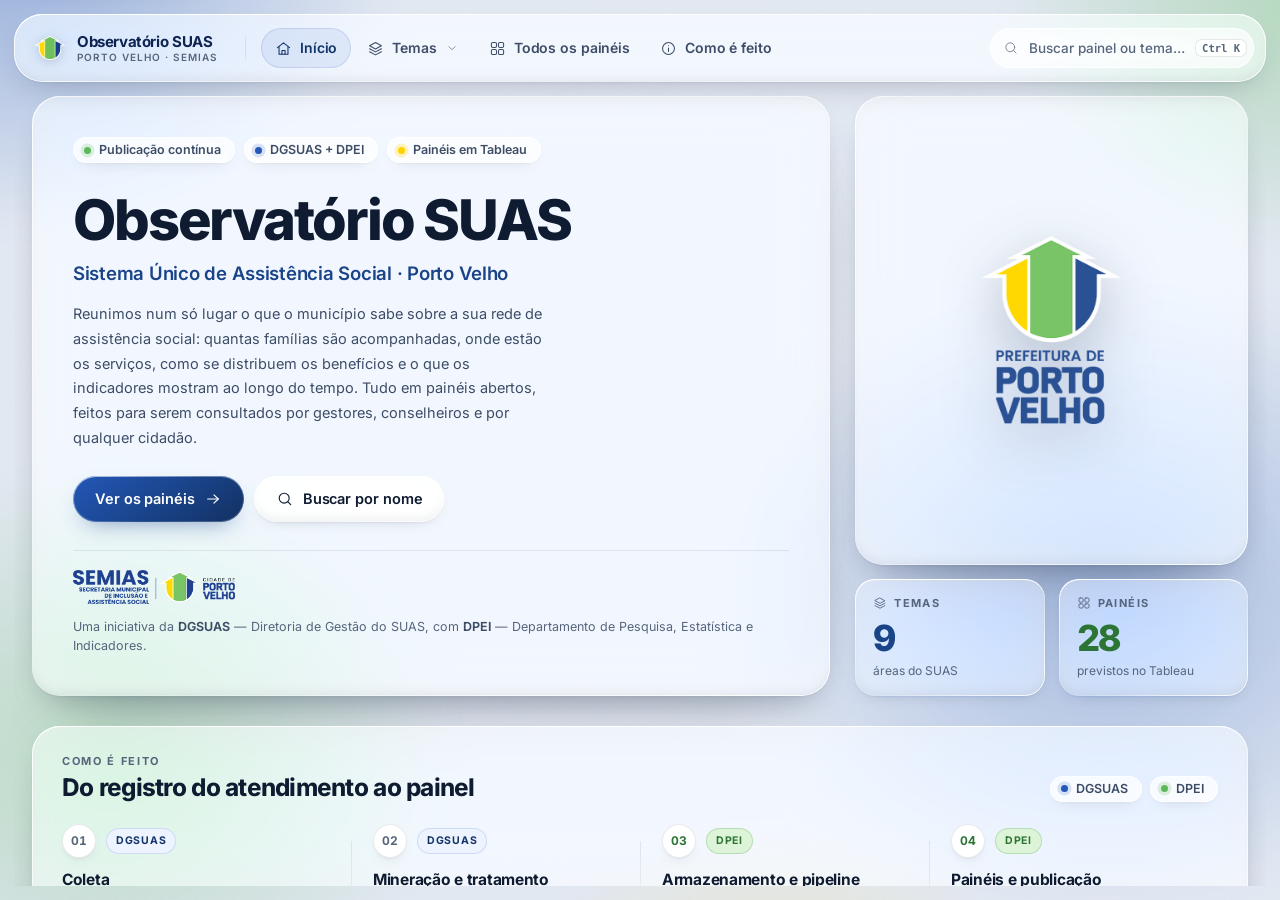
<file: index.html>
<!DOCTYPE html>
<html lang="pt-BR">
<head>
  <meta charset="utf-8">
  <meta name="viewport" content="width=device-width, initial-scale=1, viewport-fit=cover">
  <title>Observatório SUAS — Sistema Único de Assistência Social | Porto Velho</title>
  <meta name="description" content="Painéis públicos e interativos do Sistema Único de Assistência Social de Porto Velho. Dados coletados e tratados pela DGSUAS; estruturação, painéis e manutenção pelo DPEI — Departamento de Pesquisa, Estatística e Indicadores da SEMIAS.">

  <!-- Segurança: só executa scripts/estilos do próprio site e só incorpora iframes do Tableau -->
  <meta http-equiv="Content-Security-Policy" content="default-src 'self'; script-src 'self'; style-src 'self'; font-src 'self'; img-src 'self' data:; frame-src https://public.tableau.com https://*.tableau.com; connect-src 'self'; manifest-src 'self'; object-src 'none'; base-uri 'self'; form-action 'none'; upgrade-insecure-requests">
  <meta name="referrer" content="strict-origin-when-cross-origin">

  <!-- Endereço público (ajuste se o domínio mudar) -->
  <link rel="canonical" href="https://dgsuas-observatorio.github.io/obnservatorio_suas/">

  <!-- Identidade / PWA -->
  <meta name="theme-color" content="#e9edf4">
  <meta name="color-scheme" content="light">
  <link rel="icon" href="assets/img/favicon.ico" sizes="any">
  <link rel="icon" href="assets/img/favicon-32.png" type="image/png" sizes="32x32">
  <link rel="apple-touch-icon" href="assets/img/apple-touch-icon.png">
  <link rel="manifest" href="site.webmanifest">

  <!-- Compartilhamento -->
  <meta property="og:type" content="website">
  <meta property="og:locale" content="pt_BR">
  <meta property="og:site_name" content="Observatório SUAS — Porto Velho">
  <meta property="og:url" content="https://dgsuas-observatorio.github.io/obnservatorio_suas/">
  <meta property="og:title" content="Observatório SUAS — Sistema Único de Assistência Social">
  <meta property="og:description" content="Painéis públicos e interativos do SUAS em Porto Velho. Realização DGSUAS e DPEI/SEMIAS.">
  <meta property="og:image" content="assets/img/og-image.png">
  <meta property="og:image:width" content="1200">
  <meta property="og:image:height" content="630">
  <meta property="og:image:alt" content="Observatório SUAS — Prefeitura de Porto Velho">
  <meta name="twitter:card" content="summary_large_image">

  <!-- Desempenho -->
  <link rel="preload" href="assets/fonts/inter-latin-wght-normal.woff2" as="font" type="font/woff2" crossorigin>
  <link rel="preconnect" href="https://public.tableau.com">
  <link rel="dns-prefetch" href="https://public.tableau.com">

  <link rel="stylesheet" href="assets/css/styles.css">

  <script src="assets/js/catalogo.js" defer></script>
  <script src="assets/js/app.js" defer></script>

  <script type="application/ld+json">
  {
    "@context": "https://schema.org",
    "@type": "WebSite",
    "name": "Observatório SUAS — Porto Velho",
    "url": "https://dgsuas-observatorio.github.io/obnservatorio_suas/",
    "inLanguage": "pt-BR",
    "description": "Painéis públicos e interativos do Sistema Único de Assistência Social do município de Porto Velho (RO).",
    "publisher": {
      "@type": "GovernmentOrganization",
      "name": "Secretaria Municipal de Inclusão e Assistência Social (SEMIAS) — Prefeitura de Porto Velho"
    },
    "about": { "@type": "City", "name": "Porto Velho", "containedInPlace": { "@type": "State", "name": "Rondônia" } }
  }
  </script>
</head>
<body>
  <a class="pular-link" href="#principal" id="pular-link">Pular para o conteúdo</a>

  <!-- ===================== ÍCONES =====================
       Conjunto linear (outline) desenhado em grade de 24 px, traço 1.5,
       terminações arredondadas. Sem preenchimento, sem biblioteca externa.
       Uso: <svg class="icone"><use href="#i-nome"/></svg>              -->
  <svg class="sprite" aria-hidden="true" focusable="false" xmlns="http://www.w3.org/2000/svg">
    <defs>
      <!-- Temas do SUAS -->
      <symbol id="i-radar" viewBox="0 0 24 24"><circle cx="12" cy="12" r="8.75"/><circle cx="12" cy="12" r="4"/><path d="M12 12 18.2 5.8"/></symbol>
      <symbol id="i-casa" viewBox="0 0 24 24"><path d="M3.5 10.6 12 4l8.5 6.6"/><path d="M5.9 9.7V20h12.2V9.7"/><path d="M12 17.1c-1.6-1-2.5-1.9-2.5-3a1.45 1.45 0 0 1 2.5-.9 1.45 1.45 0 0 1 2.5.9c0 1.1-.9 2-2.5 3Z"/></symbol>
      <symbol id="i-escudo" viewBox="0 0 24 24"><path d="M12 3.5 5 6.1v5.4c0 4.1 2.9 7.6 7 8.7 4.1-1.1 7-4.6 7-8.7V6.1Z"/><circle cx="12" cy="10.4" r="1.95"/><path d="M8.8 16.4a3.4 3.4 0 0 1 6.4 0"/></symbol>
      <symbol id="i-identidade" viewBox="0 0 24 24"><rect x="2.75" y="5.25" width="18.5" height="13.5" rx="2.5"/><circle cx="8.6" cy="11" r="1.9"/><path d="M5.7 16a3.3 3.3 0 0 1 5.8 0"/><path d="M14.7 10.2h4.1M14.7 13.6h4.1"/></symbol>
      <symbol id="i-moeda" viewBox="0 0 24 24"><circle cx="12" cy="12" r="8.75"/><path d="M12 7.1v9.8"/><path d="M14.5 9.4c-.55-.75-1.45-1.15-2.5-1.15-1.55 0-2.7.85-2.7 1.95 0 1.05.95 1.7 2.7 1.9 1.75.2 2.7.85 2.7 1.9 0 1.1-1.15 1.95-2.7 1.95-1.15 0-2.1-.45-2.6-1.25"/></symbol>
      <symbol id="i-grupo" viewBox="0 0 24 24"><circle cx="9.2" cy="8.7" r="3"/><path d="M3.5 18.5a5.7 5.7 0 0 1 11.4 0"/><path d="M16.4 6.3a3 3 0 0 1 0 4.8"/><path d="M18 14.4a5.6 5.6 0 0 1 2.9 4.1"/></symbol>
      <symbol id="i-cesta" viewBox="0 0 24 24"><path d="M3.2 9.6h17.6l-1.6 8a2.1 2.1 0 0 1-2.1 1.7H6.9a2.1 2.1 0 0 1-2.1-1.7Z"/><path d="m8.6 9.6 2.5-5M15.4 9.6l-2.5-5"/><path d="M9.6 13.2v2.9M14.4 13.2v2.9"/></symbol>
      <symbol id="i-rede" viewBox="0 0 24 24"><circle cx="12" cy="5" r="2.2"/><circle cx="5.2" cy="18" r="2.2"/><circle cx="18.8" cy="18" r="2.2"/><path d="m10.5 6.6-3.8 9M13.5 6.6l3.8 9M7.4 18h9.2"/></symbol>
      <symbol id="i-mapa" viewBox="0 0 24 24"><path d="M9.2 5 3.8 7v12l5.4-2 5.6 2 5.4-2V5l-5.4 2Z"/><path d="M9.2 5v12M14.8 7v12"/></symbol>
      <symbol id="i-grafico" viewBox="0 0 24 24"><path d="M3.8 3.6v16.6h16.4"/><path d="M7.8 16.6v-3.9M12 16.6V9.6M16.2 16.6V6.8"/></symbol>
      <symbol id="i-capacitacao" viewBox="0 0 24 24"><path d="M12 4 3.2 8.2 12 12.4l8.8-4.2Z"/><path d="M6.9 10.6v4.3c0 1.5 2.3 2.8 5.1 2.8s5.1-1.3 5.1-2.8v-4.3"/><path d="M20.8 8.2v5.1"/></symbol>
      <symbol id="i-carteira" viewBox="0 0 24 24"><rect x="3" y="6" width="18" height="12.5" rx="2.5"/><path d="M3 10h18"/><circle cx="17" cy="14.4" r="1.05"/></symbol>
      <symbol id="i-balanca" viewBox="0 0 24 24"><path d="M12 6.2v13.6M8.6 19.8h6.8"/><path d="M4.8 7.8 12 6.2l7.2 1.6"/><path d="M2.8 13.6 4.9 8.4l2.1 5.2a2.25 2.25 0 0 1-4.2 0Z"/><path d="M17 13.6l2.1-5.2 2.1 5.2a2.25 2.25 0 0 1-4.2 0Z"/></symbol>

      <!-- Órgãos e fluxo dos dados -->
      <symbol id="i-predio" viewBox="0 0 24 24"><path d="M3 20.4h18"/><path d="M5 20.4V6.6L12 4l7 2.6v13.8"/><path d="M9.6 20.4v-4.2h4.8v4.2"/><path d="M9.3 9.2h1.5M13.2 9.2h1.5M9.3 12.6h1.5M13.2 12.6h1.5"/></symbol>
      <symbol id="i-lupa-dados" viewBox="0 0 24 24"><circle cx="10.8" cy="10.8" r="6.6"/><path d="m19.6 19.6-4.1-4.1"/><path d="M8.7 12.6v-2M10.8 12.6V8.8M12.9 12.6V10"/></symbol>
      <symbol id="i-coleta" viewBox="0 0 24 24"><path d="M12 3.8v9.6"/><path d="m8.2 9.8 3.8 3.8 3.8-3.8"/><path d="M4.2 15.4v2.8a2 2 0 0 0 2 2h11.6a2 2 0 0 0 2-2v-2.8"/></symbol>
      <symbol id="i-funil" viewBox="0 0 24 24"><path d="M3.6 4.6h16.8l-6.6 7.6v6.3l-3.6 2v-8.3Z"/></symbol>
      <symbol id="i-banco" viewBox="0 0 24 24"><ellipse cx="12" cy="6.2" rx="7.4" ry="2.6"/><path d="M4.6 6.2v11.6c0 1.45 3.3 2.6 7.4 2.6s7.4-1.15 7.4-2.6V6.2"/><path d="M4.6 12c0 1.45 3.3 2.6 7.4 2.6s7.4-1.15 7.4-2.6"/></symbol>
      <symbol id="i-painel" viewBox="0 0 24 24"><rect x="3" y="4.2" width="18" height="13" rx="2.2"/><path d="M8.4 20.2h7.2M12 17.2v3"/><path d="M7.4 13.4v-2.6M11 13.4V8.4M14.6 13.4v-4"/></symbol>

      <!-- Interface -->
      <symbol id="i-inicio" viewBox="0 0 24 24"><path d="M3.4 10.8 12 4l8.6 6.8"/><path d="M5.7 9.9v10.2h12.6V9.9"/><path d="M9.8 20.1v-5.2h4.4v5.2"/></symbol>
      <symbol id="i-camadas" viewBox="0 0 24 24"><path d="m12 3.6 8.4 4.5L12 12.6 3.6 8.1Z"/><path d="m3.6 12.3 8.4 4.5 8.4-4.5"/><path d="m3.6 16.5 8.4 4.5 8.4-4.5"/></symbol>
      <symbol id="i-grade" viewBox="0 0 24 24"><rect x="3.4" y="3.4" width="7.2" height="7.2" rx="2"/><rect x="13.4" y="3.4" width="7.2" height="7.2" rx="2"/><rect x="3.4" y="13.4" width="7.2" height="7.2" rx="2"/><rect x="13.4" y="13.4" width="7.2" height="7.2" rx="2"/></symbol>
      <symbol id="i-seta-baixo" viewBox="0 0 24 24"><path d="m6.4 9.6 5.6 5.2 5.6-5.2"/></symbol>
      <symbol id="i-seta-direita" viewBox="0 0 24 24"><path d="M4.8 12h14.4"/><path d="m13.2 6.4 5.8 5.6-5.8 5.6"/></symbol>
      <symbol id="i-seta-cima" viewBox="0 0 24 24"><path d="M12 19.4V4.9"/><path d="m6.4 10.5 5.6-5.6 5.6 5.6"/></symbol>
      <symbol id="i-menu" viewBox="0 0 24 24"><path d="M4 7.4h16M4 12h16M4 16.6h16"/></symbol>
      <symbol id="i-fechar" viewBox="0 0 24 24"><path d="m6.4 6.4 11.2 11.2M17.6 6.4 6.4 17.6"/></symbol>
      <symbol id="i-busca" viewBox="0 0 24 24"><circle cx="10.9" cy="10.9" r="6.65"/><path d="m19.6 19.6-4.05-4.05"/></symbol>
      <symbol id="i-recarregar" viewBox="0 0 24 24"><path d="M20 11.4A8.2 8.2 0 1 0 17.6 17.4"/><path d="M20.3 4.9v6.5h-6.5"/></symbol>
      <symbol id="i-link" viewBox="0 0 24 24"><path d="M10.4 13.4a4.6 4.6 0 0 0 6.9.5l2.4-2.4a4.6 4.6 0 0 0-6.5-6.5l-1.4 1.4"/><path d="M13.6 10.6a4.6 4.6 0 0 0-6.9-.5l-2.4 2.4a4.6 4.6 0 0 0 6.5 6.5l1.4-1.4"/></symbol>
      <symbol id="i-externo" viewBox="0 0 24 24"><path d="M14.2 4.4h5.4v5.4"/><path d="M19.6 4.4 11.6 12.4"/><path d="M18 14.2v4.6a1.6 1.6 0 0 1-1.6 1.6H5.2a1.6 1.6 0 0 1-1.6-1.6V7.6A1.6 1.6 0 0 1 5.2 6h4.6"/></symbol>
      <symbol id="i-expandir" viewBox="0 0 24 24"><path d="M4.4 9.4V4.4h5M19.6 9.4V4.4h-5M4.4 14.6v5h5M19.6 14.6v5h-5"/></symbol>
      <symbol id="i-comprimir" viewBox="0 0 24 24"><path d="M9.4 4.4v5h-5M14.6 4.4v5h5M9.4 19.6v-5h-5M14.6 19.6v-5h5"/></symbol>
      <symbol id="i-info" viewBox="0 0 24 24"><circle cx="12" cy="12" r="8.4"/><path d="M12 11.2v5M12 8.1h.01"/></symbol>
      <symbol id="i-alerta" viewBox="0 0 24 24"><path d="M10.7 4.5 3 17.9a1.5 1.5 0 0 0 1.3 2.3h15.4a1.5 1.5 0 0 0 1.3-2.3L13.3 4.5a1.5 1.5 0 0 0-2.6 0Z"/><path d="M12 9.8v4.2M12 17.1h.01"/></symbol>
      <symbol id="i-relogio" viewBox="0 0 24 24"><circle cx="12" cy="12" r="8.4"/><path d="M12 7.4V12l3 1.8"/></symbol>
      <symbol id="i-enter" viewBox="0 0 24 24"><path d="M19.4 5.2v5.4a2.1 2.1 0 0 1-2.1 2.1H4.8"/><path d="m8.6 8.8-3.8 3.9 3.8 3.9"/></symbol>
      <symbol id="i-cadeado" viewBox="0 0 24 24"><rect x="4.6" y="10.4" width="14.8" height="9.6" rx="2.2"/><path d="M8.2 10.4V7.8a3.8 3.8 0 0 1 7.6 0v2.6"/><path d="M12 14.2v2"/></symbol>
    </defs>
  </svg>

  <div class="app" data-vista="inicio">

    <!-- ===================== BARRA SUPERIOR ===================== -->
    <header class="barra vidro vidro--xg">
      <a class="marca" href="#/" aria-label="Observatório SUAS — página inicial">
        <span class="logo logo--simbolo marca__simbolo" aria-hidden="true"></span>
        <span class="marca__texto">
          <span class="marca__nome">Observatório SUAS</span>
          <span class="marca__sub">Porto Velho · SEMIAS</span>
        </span>
      </a>

      <span class="barra__divisor" aria-hidden="true"></span>

      <nav aria-label="Navegação principal">
        <ul class="menu" role="list">
          <li>
            <a class="menu__botao" href="#/" data-rota-inicio>
              <svg class="icone" aria-hidden="true" focusable="false"><use href="#i-inicio"/></svg>
              Início
            </a>
          </li>
          <li>
            <button class="menu__botao" id="botao-mega" type="button" aria-expanded="false" aria-controls="mega" aria-haspopup="true">
              <svg class="icone" aria-hidden="true" focusable="false"><use href="#i-camadas"/></svg>
              Temas
              <svg class="icone menu__seta" aria-hidden="true" focusable="false"><use href="#i-seta-baixo"/></svg>
            </button>
          </li>
          <li>
            <a class="menu__botao" href="#/#temas" data-ancora="temas">
              <svg class="icone" aria-hidden="true" focusable="false"><use href="#i-grade"/></svg>
              Todos os painéis
            </a>
          </li>
          <li>
            <a class="menu__botao" href="#/#sobre" data-ancora="sobre">
              <svg class="icone" aria-hidden="true" focusable="false"><use href="#i-info"/></svg>
              Como é feito
            </a>
          </li>
        </ul>
      </nav>

      <div class="barra__acoes">
        <button class="busca-gatilho" id="abrir-paleta" type="button" aria-haspopup="dialog">
          <svg class="icone" aria-hidden="true" focusable="false"><use href="#i-busca"/></svg>
          <span class="busca-gatilho__texto">Buscar painel ou tema…</span>
          <kbd class="tecla" aria-hidden="true">Ctrl K</kbd>
        </button>
        <button class="botao-icone barra__hamburguer" id="botao-gaveta" type="button" aria-expanded="false" aria-controls="gaveta" aria-label="Abrir menu de temas">
          <svg class="icone" aria-hidden="true" focusable="false"><use href="#i-menu"/></svg>
        </button>
      </div>

      <div class="mega" id="mega" role="region" aria-label="Temas do Observatório" hidden>
        <div class="mega__cabecalho">
          <span class="rotulo">Temas do SUAS</span>
          <p class="mega__dica">Use <kbd class="tecla">Ctrl K</kbd> para buscar um painel pelo nome.</p>
        </div>
        <ul class="mega__grade" id="mega-grade" role="list"></ul>
      </div>
    </header>

    <!-- ===================== CONTEÚDO ===================== -->
    <main class="principal" id="principal" tabindex="-1">

      <!-- ---------- Página inicial ---------- -->
      <section class="vista vista--inicio" id="vista-inicio" aria-labelledby="titulo-inicio">

        <div class="abertura">
          <div class="abertura__painel vidro vidro--xg">
            <div class="abertura__topo">
              <span class="selo"><span class="selo__ponto"></span> <span id="selo-atualizacao">Publicação contínua</span></span>
              <span class="selo"><span class="selo__ponto selo__ponto--azul"></span> DGSUAS + DPEI</span>
              <span class="selo"><span class="selo__ponto selo__ponto--amarelo"></span> Painéis em Tableau</span>
            </div>

            <h1 class="abertura__titulo" id="titulo-inicio" tabindex="-1" data-foco>
              Observatório SUAS
              <em>Sistema Único de Assistência Social · Porto Velho</em>
            </h1>

            <p class="abertura__texto">
              Reunimos num só lugar o que o município sabe sobre a sua rede de assistência social:
              quantas famílias são acompanhadas, onde estão os serviços, como se distribuem os
              benefícios e o que os indicadores mostram ao longo do tempo. Tudo em painéis abertos,
              feitos para serem consultados por gestores, conselheiros e por qualquer cidadão.
            </p>

            <div class="abertura__acoes">
              <a class="botao botao--principal" href="#/#temas" data-ancora="temas">
                Ver os painéis
                <svg class="icone" aria-hidden="true" focusable="false"><use href="#i-seta-direita"/></svg>
              </a>
              <button class="botao" type="button" id="abertura-buscar">
                <svg class="icone" aria-hidden="true" focusable="false"><use href="#i-busca"/></svg>
                Buscar por nome
              </button>
            </div>

            <div class="assinatura">
              <span class="logo logo--semias assinatura__logo" role="img" aria-label="SEMIAS — Secretaria Municipal de Inclusão e Assistência Social · Cidade de Porto Velho"></span>
              <span>
                Uma iniciativa da <strong>DGSUAS</strong> — Diretoria de Gestão do SUAS, com
                <strong>DPEI</strong> — Departamento de Pesquisa, Estatística e Indicadores.
              </span>
            </div>
          </div>

          <div class="aparte">
            <div class="vitrine vidro vidro--xg">
              <span class="logo logo--brasao vitrine__brasao" role="img" aria-label="Brasão da Prefeitura de Porto Velho"></span>
            </div>
            <div class="numeros">
              <div class="numero vidro vidro--leve">
                <span class="numero__rotulo">
                  <svg class="icone" aria-hidden="true" focusable="false"><use href="#i-camadas"/></svg>
                  Temas
                </span>
                <p class="numero__valor" id="total-temas">—</p>
                <p class="numero__nota">áreas do SUAS</p>
              </div>
              <div class="numero numero--verde vidro vidro--leve">
                <span class="numero__rotulo">
                  <svg class="icone" aria-hidden="true" focusable="false"><use href="#i-grade"/></svg>
                  Painéis
                </span>
                <p class="numero__valor" id="total-paineis">—</p>
                <p class="numero__nota" id="nota-paineis">previstos</p>
              </div>
            </div>
          </div>
        </div>

        <!-- ---------- Como os dados chegam até aqui ---------- -->
        <section class="fluxo vidro vidro--xg" id="sobre" tabindex="-1" aria-labelledby="titulo-fluxo">
          <div class="fluxo__cabecalho">
            <div>
              <span class="rotulo">Como é feito</span>
              <h2 class="secao-titulo" id="titulo-fluxo">Do registro do atendimento ao painel</h2>
            </div>
            <div class="fluxo__legenda">
              <span class="selo"><span class="selo__ponto selo__ponto--azul"></span> DGSUAS</span>
              <span class="selo"><span class="selo__ponto"></span> DPEI</span>
            </div>
          </div>

          <ol class="fluxo__etapas" role="list">
            <li class="etapa etapa--dgsuas">
              <div class="etapa__marca">
                <span class="etapa__numero">01</span>
                <span class="etapa__orgao">DGSUAS</span>
              </div>
              <h3 class="etapa__titulo">Coleta</h3>
              <p class="etapa__texto">Reunião dos registros das unidades e dos sistemas oficiais que alimentam a gestão do SUAS no município.</p>
            </li>

            <li class="etapa etapa--dgsuas">
              <div class="etapa__marca">
                <span class="etapa__numero">02</span>
                <span class="etapa__orgao">DGSUAS</span>
              </div>
              <h3 class="etapa__titulo">Mineração e tratamento</h3>
              <p class="etapa__texto">Extração, limpeza e conferência dos dados, resolvendo inconsistências antes de qualquer publicação.</p>
            </li>

            <li class="etapa etapa--dpei">
              <div class="etapa__marca">
                <span class="etapa__numero">03</span>
                <span class="etapa__orgao">DPEI</span>
              </div>
              <h3 class="etapa__titulo">Armazenamento e pipeline</h3>
              <p class="etapa__texto">Armazenamento, estruturação das bases e montagem do pipeline que mantém os dados atualizados.</p>
            </li>

            <li class="etapa etapa--dpei">
              <div class="etapa__marca">
                <span class="etapa__numero">04</span>
                <span class="etapa__orgao">DPEI</span>
              </div>
              <h3 class="etapa__titulo">Painéis e publicação</h3>
              <p class="etapa__texto">Criação e publicação dos dashboards em Tableau, além da manutenção deste site.</p>
            </li>
          </ol>

          <div class="fluxo__nota">
            <svg class="icone" aria-hidden="true" focusable="false"><use href="#i-cadeado"/></svg>
            <p>
              Os painéis trazem <strong>apenas dados agregados</strong>, sem qualquer informação que
              identifique pessoas, em conformidade com a LGPD. O acesso é livre e não exige cadastro.
            </p>
          </div>
        </section>

        <div class="secao-topo" id="temas" tabindex="-1">
          <div class="secao-topo__texto">
            <span class="rotulo">Navegue por eixo</span>
            <h2 class="secao-titulo">Temas e painéis</h2>
            <p class="secao-descricao">Cada tema reúne os painéis publicados pela SEMIAS. Clique para abrir dentro do Observatório — ou pressione <kbd class="tecla">Ctrl K</kbd> e digite o nome.</p>
          </div>
          <div class="filtros" id="filtros" role="group" aria-label="Filtrar temas por eixo"></div>
        </div>

        <ul class="grade anima-entrada" id="grade-temas" role="list"></ul>
        <p class="grade__vazio vidro vidro--leve" id="grade-vazia" hidden>Nenhum tema neste eixo.</p>

        <footer class="rodape vidro vidro--xg">
          <p class="rodape__texto" id="rodape-texto">
            <strong>Observatório SUAS</strong> — Secretaria Municipal de Inclusão e Assistência Social (SEMIAS),
            Prefeitura de Porto Velho.<br>
            Coleta, mineração e tratamento dos dados: <strong>DGSUAS</strong>.
            Armazenamento, pipeline, painéis e manutenção do site: <strong>DPEI</strong>.<br>
            <span id="rodape-rodape">© <span id="ano-atual">2026</span> Prefeitura de Porto Velho · Painéis publicados em Tableau.</span>
          </p>
          <div class="rodape__marcas">
            <span class="logo logo--semias" role="img" aria-label="SEMIAS"></span>
            <span class="logo logo--simbolo rodape__brasao" role="img" aria-label="Prefeitura de Porto Velho"></span>
          </div>
        </footer>
      </section>

      <!-- ---------- Painel selecionado ---------- -->
      <section class="vista vista--painel" id="vista-painel" aria-labelledby="titulo-painel" hidden>
        <div class="contexto vidro">
          <nav class="migalhas" id="migalhas" aria-label="Você está aqui"><ol></ol></nav>
          <div class="contexto__acoes" id="acoes-painel">
            <button class="acao" id="acao-recarregar" type="button" title="Recarregar painel">
              <svg class="icone" aria-hidden="true" focusable="false"><use href="#i-recarregar"/></svg>
              <span class="acao__texto">Recarregar</span>
            </button>
            <button class="acao" id="acao-copiar" type="button" title="Copiar o link deste painel">
              <svg class="icone" aria-hidden="true" focusable="false"><use href="#i-link"/></svg>
              <span class="acao__texto">Copiar link</span>
            </button>
            <a class="acao" id="acao-nova-aba" href="#" target="_blank" rel="noopener noreferrer" title="Abrir no Tableau em nova aba">
              <svg class="icone" aria-hidden="true" focusable="false"><use href="#i-externo"/></svg>
              <span class="acao__texto">Nova aba</span>
            </a>
            <button class="acao acao--principal" id="acao-tela-cheia" type="button" aria-pressed="false" title="Ver em tela cheia">
              <svg class="icone" aria-hidden="true" focusable="false"><use href="#i-expandir"/></svg>
              <span class="acao__texto">Tela cheia</span>
            </button>
          </div>
          <h1 class="contexto__titulo" id="titulo-painel" tabindex="-1" data-foco>Painel</h1>
        </div>

        <nav class="abas vidro vidro--leve" id="abas" aria-label="Painéis deste tema" hidden></nav>

        <div class="palco-moldura vidro vidro--xg" id="palco-moldura">
          <div class="palco" id="palco">
            <div class="carregando" id="carregando" role="status">
              <div class="esqueleto" aria-hidden="true">
                <span class="esqueleto__linha esqueleto__linha--topo">
                  <span class="esqueleto__bloco"></span><span class="esqueleto__bloco"></span><span class="esqueleto__bloco"></span>
                </span>
                <span class="esqueleto__linha esqueleto__linha--kpi">
                  <span class="esqueleto__bloco"></span><span class="esqueleto__bloco"></span><span class="esqueleto__bloco"></span><span class="esqueleto__bloco"></span>
                </span>
                <span class="esqueleto__linha esqueleto__linha--grafico">
                  <span class="esqueleto__bloco"></span><span class="esqueleto__bloco"></span>
                </span>
              </div>
              <p class="carregando__rodape">Carregando painel…</p>
            </div>

            <div class="aviso" id="aviso-lentidao" role="status" hidden>
              <p><strong>O painel está demorando para carregar.</strong><br>A conexão pode estar lenta ou o Tableau indisponível no momento.</p>
              <a class="botao botao--principal" id="aviso-nova-aba" href="#" target="_blank" rel="noopener noreferrer">
                Abrir direto no Tableau
                <svg class="icone" aria-hidden="true" focusable="false"><use href="#i-externo"/></svg>
              </a>
            </div>

            <div class="pendente" id="pendente" hidden>
              <div class="pendente__caixa">
                <span class="pendente__icone"><svg class="icone" aria-hidden="true" focusable="false"><use href="#i-alerta"/></svg></span>
                <h2>Painel ainda não publicado</h2>
                <p>Este painel já está previsto na estrutura do Observatório, mas o endereço do Tableau ainda não foi informado.</p>
                <p>Para publicá-lo, adicione o link em <code>assets/js/catalogo.js</code>.</p>
              </div>
            </div>
          </div>
        </div>
      </section>

      <!-- ---------- Rota inexistente ---------- -->
      <section class="vista vista--vazia" id="vista-nao-encontrado" aria-labelledby="titulo-404" hidden>
        <div class="estado-vazio vidro vidro--xg">
          <p class="estado-vazio__codigo" aria-hidden="true">404</p>
          <h1 id="titulo-404" tabindex="-1" data-foco>Painel não encontrado</h1>
          <p>O endereço pode ter mudado ou o painel foi removido. Procure pelo tema no menu ou volte ao início.</p>
          <a class="botao botao--principal" href="#/">
            Voltar ao início
            <svg class="icone" aria-hidden="true" focusable="false"><use href="#i-seta-direita"/></svg>
          </a>
        </div>
      </section>
    </main>
  </div>

  <!-- ===================== GAVETA (mobile) ===================== -->
  <div class="scrim" id="scrim" hidden></div>
  <aside class="gaveta" id="gaveta" role="dialog" aria-modal="true" aria-label="Menu de temas" hidden>
    <div class="gaveta__cabecalho">
      <span class="rotulo">Temas do SUAS</span>
      <button class="botao-icone" id="fechar-gaveta" type="button" aria-label="Fechar menu">
        <svg class="icone" aria-hidden="true" focusable="false"><use href="#i-fechar"/></svg>
      </button>
    </div>
    <ul class="gaveta__lista" id="gaveta-lista" role="list"></ul>
  </aside>

  <!-- ===================== PALETA DE COMANDOS ===================== -->
  <div class="paleta" id="paleta" role="dialog" aria-modal="true" aria-labelledby="paleta-titulo" hidden>
    <div class="paleta__caixa">
      <h2 class="sr-only" id="paleta-titulo">Buscar painel ou tema</h2>
      <div class="paleta__campo-area">
        <svg class="icone" aria-hidden="true" focusable="false"><use href="#i-busca"/></svg>
        <input class="paleta__campo" id="paleta-campo" type="search" placeholder="Digite o nome de um painel ou tema…"
               autocomplete="off" spellcheck="false" enterkeyhint="go" role="combobox"
               aria-expanded="true" aria-controls="paleta-resultados" aria-autocomplete="list">
        <button class="botao-icone" id="paleta-fechar" type="button" aria-label="Fechar busca">
          <svg class="icone" aria-hidden="true" focusable="false"><use href="#i-fechar"/></svg>
        </button>
      </div>
      <ul class="paleta__resultados" id="paleta-resultados" role="listbox" aria-label="Resultados"></ul>
      <p class="paleta__vazio" id="paleta-vazio" hidden>Nenhum painel encontrado.</p>
      <div class="paleta__rodape">
        <span><kbd class="tecla">↑</kbd><kbd class="tecla">↓</kbd> navegar</span>
        <span><kbd class="tecla">Enter</kbd> abrir</span>
        <span><kbd class="tecla">Esc</kbd> fechar</span>
      </div>
    </div>
  </div>

  <button class="voltar-topo" id="voltar-topo" type="button" aria-label="Voltar ao topo" hidden>
    <svg class="icone" aria-hidden="true" focusable="false"><use href="#i-seta-cima"/></svg>
  </button>

  <div class="toast" id="toast" role="status" aria-live="polite"></div>
  <div class="sr-only" id="anunciador" aria-live="polite" aria-atomic="true"></div>

  <noscript>
    <div class="sem-js">
      <p><strong>Este site precisa de JavaScript</strong> para exibir o menu e os painéis. Ative o JavaScript no navegador e recarregue a página.</p>
    </div>
  </noscript>
</body>
</html>
</file>
<file: assets/css/styles.css>
/* ==========================================================================
   Observatório SUAS — Sistema Único de Assistência Social
   Prefeitura de Porto Velho · SEMIAS · DGSUAS + DPEI
   --------------------------------------------------------------------------
   Linguagem visual: vidro líquido (liquid glass) sobre base branca / cinza
   espacial, cores do brasão da Prefeitura.

   O vidro é montado em quatro camadas, como no vidro real:
     1. refração  — backdrop-filter (desfoque + saturação) no corpo
     2. lente     — desfoque extra só na borda, com máscara radial
     3. especular — brilho de luz vindo de cima, à esquerda
     4. aro       — borda de 1px em gradiente (mask-composite)
   Técnica de aro em gradiente e camadas: padrão aberto usado pelas
   bibliotecas de "liquid glass" do 21st.dev (MIT).

   Sumário
     1. Fonte                     9. Paleta de comandos
     2. Tokens                   10. Página inicial
     3. Base e ambiente          11. Fluxo dos dados
     4. Vidro                    12. Vista de painel
     5. Primitivas               13. Estado vazio / 404
     6. Estrutura                14. Flutuantes
     7. Barra superior           15. Responsivo
     8. Mega-menu e gaveta       16. Acessibilidade e preferências
   ========================================================================== */

/* 1. Fonte ================================================================ */
@font-face {
  font-family: "Inter";
  font-style: normal;
  font-weight: 100 900;
  font-display: swap;
  src: url("../fonts/inter-latin-wght-normal.woff2") format("woff2-variations"),
       url("../fonts/inter-latin-wght-normal.woff2") format("woff2");
  unicode-range: U+0000-00FF, U+0131, U+0152-0153, U+02BB-02BC, U+02C6, U+02DA, U+02DC, U+0304, U+0308, U+0329, U+2000-206F, U+20AC, U+2122, U+2191, U+2193, U+2212, U+2215, U+FEFF, U+FFFD;
}

/* 2. Tokens =============================================================== */
:root {
  /* Marca — cores do brasão da Prefeitura de Porto Velho */
  --azul-950: #081730;
  --azul-900: #0d2450;
  --azul-800: #133468;
  --azul-700: #1a4488;
  --azul-600: #2358b8;
  --azul-500: #3d7ada;
  --azul-200: #bcd6fb;
  --azul-100: #dce9fd;
  --azul-50:  #eef4ff;

  --verde-700: #2c7535;
  --verde-600: #3d9443;
  --verde-500: #5cb85a;
  --verde-100: #ddf4d9;

  --amarelo-700: #a97e00;
  --amarelo-600: #c79400;
  --amarelo-400: #ffd200;
  --amarelo-100: #fff5cc;

  /* Tinta */
  --tinta:   #0e1b31;
  --tinta-2: #3d4d67;
  --tinta-3: #56657c;
  --tinta-4: #7a8798;

  /* Ambiente */
  --fundo:     #e3e9f3;
  --fundo-alt: #f5f7fb;

  /* --- Vidro ------------------------------------------------------------ */
  --v-tinta:      rgba(255, 255, 255, 0.42);   /* corpo translúcido        */
  --v-tinta-alta: rgba(255, 255, 255, 0.58);   /* superfícies de leitura   */
  --v-tinta-max:  rgba(255, 255, 255, 0.90);   /* menus e diálogos         */
  --v-desfoque:   blur(26px) saturate(200%) brightness(1.02);
  --v-desfoque-g: blur(38px) saturate(205%) brightness(1.02);
  --v-lente:      blur(7px);                   /* desfoque extra na borda  */
  --v-aro: linear-gradient(145deg,
              rgba(255,255,255,.98) 0%,
              rgba(255,255,255,.34) 34%,
              rgba(255,255,255,.14) 52%,
              rgba(255,255,255,.62) 78%,
              rgba(255,255,255,.92) 100%);
  --v-especular:
    radial-gradient(130% 80% at 12% -14%, rgba(255,255,255,.9), rgba(255,255,255,0) 56%),
    radial-gradient(90% 60% at 96% 104%, rgba(255,255,255,.34), rgba(255,255,255,0) 60%);
  --v-linha: rgba(14, 27, 49, 0.09);

  /* Profundidade — luz de cima, sombra curta + sombra longa */
  --d-1: 0 1px 2px rgba(14,27,49,.05), 0 6px 16px -10px rgba(14,27,49,.26);
  --d-2: 0 1px 2px rgba(14,27,49,.05), 0 14px 32px -16px rgba(14,27,49,.30), 0 40px 70px -46px rgba(14,27,49,.36);
  --d-3: 0 2px 4px rgba(14,27,49,.06), 0 26px 50px -22px rgba(14,27,49,.34), 0 70px 110px -60px rgba(14,27,49,.42);
  --d-azul: 0 10px 24px -12px rgba(26, 68, 136, .62);
  --d-dentro: inset 0 1px 0 rgba(255,255,255,.95), inset 0 -8px 18px -14px rgba(14,27,49,.22);

  /* Forma */
  --r-xg: 28px;
  --r-g:  20px;
  --r-m:  14px;
  --r-p:  10px;
  --pilula: 999px;
  --gap: 14px;
  --largura: 1280px;

  --fonte: "Inter", system-ui, -apple-system, "Segoe UI", Roboto, "Helvetica Neue", Arial, sans-serif;

  --suave: cubic-bezier(0.22, 0.85, 0.24, 1);
  --mola:  cubic-bezier(0.32, 1.32, 0.42, 1);

  color-scheme: light;
  accent-color: var(--azul-600);
}

/* --- Marcas institucionais -----------------------------------------------
   Os três logos ficam embutidos aqui em base64. É de propósito: assim eles
   nunca aparecem quebrados se algum arquivo deixar de subir para o servidor,
   e a página não faz requisição nenhuma para exibi-los.
   Para trocar um logo, substitua o valor da variável correspondente por
   url("data:image/png;base64,…") ou por url("../img/arquivo.png").
   Os mesmos arquivos continuam em assets/img/ como referência.
-------------------------------------------------------------------------- */
:root {
  --logo-simbolo: url("[data-uri]");
  --logo-brasao:  url("[data-uri]");
  --logo-semias:  url("[data-uri]");
}

.logo {
  display: block;
  flex: none;
  background-repeat: no-repeat;
  background-position: center;
  background-size: contain;
}
.logo--simbolo { background-image: var(--logo-simbolo); aspect-ratio: 128 / 96; }
.logo--brasao  { background-image: var(--logo-brasao);  aspect-ratio: 340 / 454; }
.logo--semias  { background-image: var(--logo-semias);  aspect-ratio: 560 / 119; }

/* 3. Base e ambiente ====================================================== */
*, *::before, *::after { box-sizing: border-box; }
[hidden] { display: none !important; }

html { -webkit-text-size-adjust: 100%; text-size-adjust: 100%; background-color: var(--fundo); }

body {
  margin: 0;
  min-height: 100dvh;
  overflow: hidden;
  font-family: var(--fonte);
  font-size: 15px;
  line-height: 1.55;
  color: var(--tinta);
  -webkit-font-smoothing: antialiased;
  -moz-osx-font-smoothing: grayscale;
  font-feature-settings: "cv11", "ss01";
  background-color: var(--fundo);
}

/* Luz ambiente: manchas de cor nas três cores da marca. É o que o vidro
   refrata — sem elas o efeito não aparece. */
body::before {
  content: "";
  position: fixed;
  inset: -15%;
  z-index: 0;
  pointer-events: none;
  background:
    radial-gradient(48vmax 38vmax at 12% 4%,   rgba(35, 88, 184, .46), transparent 66%),
    radial-gradient(34vmax 28vmax at 52% -8%,  rgba(255, 210, 0, .34), transparent 64%),
    radial-gradient(42vmax 34vmax at 92% 10%,  rgba(92, 184, 90, .40), transparent 64%),
    radial-gradient(46vmax 38vmax at 78% 62%,  rgba(35, 88, 184, .34), transparent 66%),
    radial-gradient(40vmax 34vmax at 18% 76%,  rgba(92, 184, 90, .32), transparent 68%),
    radial-gradient(36vmax 30vmax at 58% 104%, rgba(255, 210, 0, .26), transparent 66%);
  filter: blur(14px);
}

/* Grão fino: tira o aspecto "vetor perfeito" das superfícies grandes. */
body::after {
  content: "";
  position: fixed;
  inset: 0;
  z-index: 0;
  opacity: .5;
  pointer-events: none;
  background-image: url("data:image/svg+xml,%3Csvg xmlns='http://www.w3.org/2000/svg' width='200' height='200'%3E%3Cfilter id='n'%3E%3CfeTurbulence type='fractalNoise' baseFrequency='.85' numOctaves='3'/%3E%3CfeColorMatrix type='saturate' values='0'/%3E%3C/filter%3E%3Crect width='200' height='200' filter='url(%23n)' opacity='.055'/%3E%3C/svg%3E");
}

img, svg { display: block; max-width: 100%; }
button, input { font: inherit; color: inherit; }
button { cursor: pointer; }
a { color: inherit; }
h1, h2, h3 { line-height: 1.14; letter-spacing: -0.021em; }

::selection { background: rgba(35, 88, 184, .16); }

:focus-visible { outline: 2.5px solid var(--azul-600); outline-offset: 2px; border-radius: 6px; }
[tabindex="-1"]:focus { outline: none; }

* { scrollbar-width: thin; scrollbar-color: rgba(14,27,49,.2) transparent; }
*::-webkit-scrollbar { width: 11px; height: 11px; }
*::-webkit-scrollbar-thumb {
  border: 3.5px solid transparent;
  border-radius: 999px;
  background: rgba(14,27,49,.2);
  background-clip: content-box;
}
*::-webkit-scrollbar-thumb:hover { background: rgba(14,27,49,.34); background-clip: content-box; }

/* 4. Vidro ================================================================ */
.vidro {
  position: relative;
  isolation: isolate;
  border-radius: var(--r-g);
  background: var(--v-tinta-alta);
  -webkit-backdrop-filter: var(--v-desfoque);
  backdrop-filter: var(--v-desfoque);
  box-shadow: var(--d-dentro), var(--d-2);
}

/* Camadas 2 e 3: lente na borda + brilho especular.
   O desfoque extra só aparece perto da borda, imitando a espessura do vidro. */
.vidro::before {
  content: "";
  position: absolute;
  inset: 0;
  z-index: -1;
  border-radius: inherit;
  pointer-events: none;
  background: var(--v-especular);
  -webkit-backdrop-filter: var(--v-lente);
  backdrop-filter: var(--v-lente);
  -webkit-mask-image: radial-gradient(125% 125% at 50% 46%, transparent 52%, #000 93%);
  mask-image: radial-gradient(125% 125% at 50% 46%, transparent 52%, #000 93%);
}

/* Camada 4: aro de 1px em gradiente — a assinatura do vidro do iOS. */
.vidro::after {
  content: "";
  position: absolute;
  inset: 0;
  z-index: -1;
  padding: 1px;
  border-radius: inherit;
  pointer-events: none;
  background: var(--v-aro);
  -webkit-mask: linear-gradient(#000 0 0) content-box, linear-gradient(#000 0 0);
  -webkit-mask-composite: xor;
  mask: linear-gradient(#000 0 0) content-box, linear-gradient(#000 0 0);
  mask-composite: exclude;
}

/* Variações */
.vidro--leve  { background: var(--v-tinta); box-shadow: var(--d-dentro), var(--d-1); }
.vidro--densa { background: var(--v-tinta-max); -webkit-backdrop-filter: var(--v-desfoque-g); backdrop-filter: var(--v-desfoque-g); box-shadow: var(--d-dentro), var(--d-3); }
.vidro--xg    { border-radius: var(--r-xg); }

/* 5. Primitivas =========================================================== */
.sr-only {
  position: absolute !important;
  width: 1px; height: 1px;
  padding: 0; margin: -1px;
  overflow: hidden;
  clip: rect(0 0 0 0);
  white-space: nowrap;
  border: 0;
}

.sprite { position: absolute; width: 0; height: 0; overflow: hidden; }

.icone {
  width: 20px; height: 20px;
  flex: none;
  fill: none;
  stroke: currentColor;
  stroke-width: 1.5;
  stroke-linecap: round;
  stroke-linejoin: round;
  vector-effect: non-scaling-stroke;
}

.pular-link {
  position: fixed;
  top: 14px; left: 14px;
  z-index: 300;
  padding: 12px 18px;
  border-radius: var(--r-p);
  background: var(--azul-800);
  color: #fff;
  font-weight: 600;
  text-decoration: none;
  box-shadow: var(--d-2);
  transform: translateY(-180%);
  transition: transform .24s var(--suave);
}
.pular-link:focus { transform: none; }

/* --- Botões --- */
.botao {
  position: relative;
  display: inline-flex;
  align-items: center;
  justify-content: center;
  gap: 9px;
  min-height: 46px;
  padding: 0 22px;
  border: 0;
  border-radius: var(--pilula);
  background: var(--v-tinta-max);
  -webkit-backdrop-filter: var(--v-desfoque);
  backdrop-filter: var(--v-desfoque);
  box-shadow: var(--d-dentro), var(--d-1);
  color: var(--tinta);
  font-size: 14.5px;
  font-weight: 600;
  line-height: 1;
  letter-spacing: -0.006em;
  text-decoration: none;
  white-space: nowrap;
  isolation: isolate;
  transition: transform .2s var(--suave), box-shadow .2s var(--suave), background-color .18s;
}
.botao::after {
  content: "";
  position: absolute;
  inset: 0;
  z-index: -1;
  padding: 1px;
  border-radius: inherit;
  background: var(--v-aro);
  -webkit-mask: linear-gradient(#000 0 0) content-box, linear-gradient(#000 0 0);
  -webkit-mask-composite: xor;
  mask: linear-gradient(#000 0 0) content-box, linear-gradient(#000 0 0);
  mask-composite: exclude;
  pointer-events: none;
}
.botao:hover { transform: translateY(-1px); box-shadow: var(--d-dentro), var(--d-2); }
.botao:active { transform: translateY(0) scale(.985); }
.botao .icone { width: 18px; height: 18px; }

.botao--principal {
  background: linear-gradient(145deg, var(--azul-600), var(--azul-800) 92%);
  color: #fff;
  box-shadow: inset 0 1px 0 rgba(255,255,255,.3), var(--d-azul);
}
.botao--principal::after {
  background: linear-gradient(145deg, rgba(255,255,255,.55), rgba(255,255,255,.08) 55%, rgba(255,255,255,.25));
}
.botao--principal:hover { background: linear-gradient(145deg, var(--azul-500), var(--azul-700) 92%); }

.botao-icone {
  position: relative;
  display: grid;
  place-items: center;
  width: 42px; height: 42px;
  flex: none;
  padding: 0;
  border: 0;
  border-radius: var(--pilula);
  background: var(--v-tinta-max);
  -webkit-backdrop-filter: var(--v-desfoque);
  backdrop-filter: var(--v-desfoque);
  box-shadow: var(--d-dentro), var(--d-1);
  color: var(--tinta-2);
  isolation: isolate;
  transition: color .18s, transform .2s var(--suave);
}
.botao-icone::after {
  content: "";
  position: absolute; inset: 0; z-index: -1; padding: 1px; border-radius: inherit;
  background: var(--v-aro);
  -webkit-mask: linear-gradient(#000 0 0) content-box, linear-gradient(#000 0 0);
  -webkit-mask-composite: xor;
  mask: linear-gradient(#000 0 0) content-box, linear-gradient(#000 0 0);
  mask-composite: exclude;
  pointer-events: none;
}
.botao-icone:hover { color: var(--azul-700); transform: translateY(-1px); }
.botao-icone:active { transform: scale(.94); }

/* --- Selos, rótulos, chips --- */
.selo {
  display: inline-flex;
  align-items: center;
  gap: 8px;
  padding: 7px 14px 7px 11px;
  border-radius: var(--pilula);
  background: rgba(255,255,255,.6);
  -webkit-backdrop-filter: blur(14px) saturate(160%);
  backdrop-filter: blur(14px) saturate(160%);
  box-shadow: inset 0 0 0 1px rgba(255,255,255,.75), var(--d-1);
  color: var(--tinta-2);
  font-size: 12.5px;
  font-weight: 600;
  line-height: 1;
}
.selo__ponto {
  width: 7px; height: 7px;
  border-radius: 50%;
  background: var(--verde-500);
  box-shadow: 0 0 0 3.5px rgba(92,184,90,.2);
}
.selo__ponto--azul    { background: var(--azul-600);    box-shadow: 0 0 0 3.5px rgba(35,88,184,.16); }
.selo__ponto--amarelo { background: var(--amarelo-400); box-shadow: 0 0 0 3.5px rgba(255,210,0,.26); }

.rotulo {
  display: block;
  color: var(--tinta-3);
  font-size: 11px;
  font-weight: 700;
  line-height: 1;
  letter-spacing: .15em;
  text-transform: uppercase;
}

mark { padding: 0 2px; border-radius: 4px; background: var(--amarelo-100); color: inherit; }

/* 6. Estrutura ============================================================ */
.app {
  position: relative;
  z-index: 1;
  display: flex;
  flex-direction: column;
  height: 100dvh;
  padding: var(--gap);
  gap: var(--gap);
}

.principal {
  position: relative;
  flex: 1;
  min-height: 0;
  overflow-y: auto;
  overflow-x: hidden;
  overscroll-behavior: contain;
  outline: none;
  scroll-behavior: smooth;
}
.app[data-vista="painel"] .principal { overflow: hidden; }

/* 7. Barra superior ======================================================= */
.barra {
  position: relative;
  z-index: 60;
  display: flex;
  align-items: center;
  gap: 10px;
  flex: none;
  height: 68px;
  padding: 0 12px 0 14px;
  border-radius: var(--r-xg);
}

.marca {
  display: flex;
  align-items: center;
  gap: 11px;
  flex: none;
  padding: 6px 12px 6px 6px;
  border-radius: var(--r-m);
  text-decoration: none;
  transition: background-color .2s;
}
.marca:hover { background: rgba(255,255,255,.5); }
.marca__simbolo { width: 32px; filter: drop-shadow(0 2px 6px rgba(14,27,49,.18)); }
.marca__texto { display: grid; gap: 2px; }
.marca__nome { font-size: 15px; font-weight: 700; letter-spacing: -0.026em; color: var(--azul-900); line-height: 1.05; }
.marca__sub { font-size: 10px; font-weight: 600; letter-spacing: .1em; text-transform: uppercase; color: var(--tinta-3); line-height: 1.05; }

.barra__divisor {
  width: 1px; height: 28px; flex: none; margin: 0 5px;
  background: linear-gradient(transparent, var(--v-linha) 22%, var(--v-linha) 78%, transparent);
}

.menu { display: flex; align-items: center; gap: 2px; min-width: 0; margin: 0; padding: 0; list-style: none; }

.menu__botao {
  position: relative;
  display: inline-flex;
  align-items: center;
  gap: 8px;
  height: 40px;
  padding: 0 14px;
  border: 0;
  border-radius: var(--pilula);
  background: transparent;
  color: var(--tinta-2);
  font-size: 14px;
  font-weight: 600;
  letter-spacing: -0.008em;
  line-height: 1;
  text-decoration: none;
  white-space: nowrap;
  transition: background-color .18s, color .18s, box-shadow .18s;
}
.menu__botao:hover { background: rgba(255,255,255,.62); color: var(--tinta); }
.menu__botao[aria-expanded="true"] {
  background: rgba(255,255,255,.92);
  color: var(--azul-800);
  box-shadow: inset 0 0 0 1px rgba(255,255,255,.9), var(--d-1);
}
.menu__botao[aria-current="page"] {
  background: rgba(35,88,184,.09);
  color: var(--azul-800);
  box-shadow: inset 0 0 0 1px rgba(35,88,184,.14);
}
.menu__botao .icone { width: 17px; height: 17px; }
.menu__seta { width: 14px !important; height: 14px !important; color: var(--tinta-4); transition: transform .26s var(--suave); }
.menu__botao[aria-expanded="true"] .menu__seta { transform: rotate(180deg); }

.barra__acoes { display: flex; align-items: center; gap: 8px; margin-left: auto; flex: none; }

.busca-gatilho {
  position: relative;
  display: inline-flex;
  align-items: center;
  gap: 10px;
  height: 40px;
  min-width: 226px;
  padding: 0 7px 0 13px;
  border: 0;
  border-radius: var(--pilula);
  background: rgba(255,255,255,.5);
  -webkit-backdrop-filter: blur(12px);
  backdrop-filter: blur(12px);
  box-shadow: inset 0 0 0 1px rgba(255,255,255,.8);
  color: var(--tinta-3);
  font-size: 13.5px;
  font-weight: 500;
  text-align: left;
  transition: background-color .18s, box-shadow .2s;
}
.busca-gatilho:hover { background: rgba(255,255,255,.9); box-shadow: inset 0 0 0 1px rgba(255,255,255,.95), var(--d-1); }
.busca-gatilho .icone { width: 16px; height: 16px; color: var(--tinta-4); }
.busca-gatilho__texto { flex: 1; min-width: 0; overflow: hidden; text-overflow: ellipsis; white-space: nowrap; }

.tecla {
  display: inline-flex;
  align-items: center;
  gap: 2px;
  padding: 4px 7px;
  border-radius: 7px;
  background: rgba(255,255,255,.85);
  box-shadow: inset 0 0 0 1px rgba(14,27,49,.1);
  color: var(--tinta-3);
  font-size: 10.5px;
  font-weight: 700;
  line-height: 1;
  font-variant-numeric: tabular-nums;
}

.barra__hamburguer { display: none; }

/* 8. Mega-menu e gaveta =================================================== */
.mega {
  position: absolute;
  top: calc(100% + 10px);
  left: 0; right: 0;
  z-index: 70;
  padding: 18px;
  border-radius: var(--r-xg);
  background: rgba(255,255,255,.97);
  -webkit-backdrop-filter: var(--v-desfoque-g);
  backdrop-filter: var(--v-desfoque-g);
  box-shadow: inset 0 0 0 1px rgba(255,255,255,.9), var(--d-3);
  transform-origin: top center;
  animation: mega-entra .26s var(--suave);
}
@keyframes mega-entra { from { opacity: 0; transform: translateY(-10px) scale(.986); } }

.mega__cabecalho {
  display: flex; align-items: center; justify-content: space-between;
  gap: 16px; max-width: 1160px; margin: 0 auto 14px; padding: 0 6px;
}
.mega__dica { margin: 0; color: var(--tinta-3); font-size: 12.5px; }

.mega__grade {
  display: grid;
  max-width: 1160px;
  margin: 0 auto;
  grid-template-columns: repeat(auto-fill, minmax(266px, 1fr));
  gap: 6px;
  padding: 0;
  max-height: min(58vh, 500px);
  overflow-y: auto;
  list-style: none;
}

.mega__item {
  display: flex;
  align-items: flex-start;
  gap: 11px;
  padding: 11px 13px;
  border-radius: var(--r-m);
  color: var(--tinta);
  text-decoration: none;
  transition: background-color .16s, box-shadow .16s, transform .2s var(--suave);
}
.mega__item:hover { background: #fff; box-shadow: var(--d-1); transform: translateY(-1px); }
.mega__item[aria-current="page"] { background: var(--azul-50); box-shadow: inset 0 0 0 1px rgba(35,88,184,.16); }

.mega__icone {
  display: grid;
  place-items: center;
  width: 34px; height: 34px;
  flex: none;
  border-radius: 11px;
  background: var(--azul-50);
  box-shadow: inset 0 0 0 1px rgba(255,255,255,.9);
  color: var(--azul-700);
}
.mega__icone .icone { width: 17px; height: 17px; }
.mega__item--verde   .mega__icone { background: var(--verde-100);   color: var(--verde-700); }
.mega__item--amarelo .mega__icone { background: var(--amarelo-100); color: var(--amarelo-700); }

.mega__texto { min-width: 0; }
.mega__titulo { display: block; font-size: 13.6px; font-weight: 650; letter-spacing: -0.012em; }
.mega__meta { display: block; margin-top: 1px; color: var(--tinta-3); font-size: 11.5px; font-variant-numeric: tabular-nums; }

.gaveta {
  position: fixed;
  inset: 10px 10px auto 10px;
  z-index: 80;
  max-height: calc(100dvh - 20px);
  padding: 16px;
  border-radius: var(--r-xg);
  background: rgba(255,255,255,.97);
  -webkit-backdrop-filter: var(--v-desfoque-g);
  backdrop-filter: var(--v-desfoque-g);
  box-shadow: inset 0 0 0 1px rgba(255,255,255,.9), var(--d-3);
  overflow-y: auto;
  animation: mega-entra .26s var(--suave);
}
.gaveta__cabecalho { display: flex; align-items: center; justify-content: space-between; margin-bottom: 14px; }
.gaveta__lista { display: grid; gap: 4px; margin: 0; padding: 0; list-style: none; }

.scrim {
  position: fixed;
  inset: 0;
  z-index: 55;
  background: rgba(14,27,49,.26);
  -webkit-backdrop-filter: blur(5px);
  backdrop-filter: blur(5px);
  animation: aparecer .24s ease-out;
}

/* 9. Paleta de comandos =================================================== */
.paleta {
  position: fixed;
  inset: 0;
  z-index: 120;
  display: grid;
  align-items: start;
  justify-items: center;
  padding: clamp(14px, 9vh, 110px) 16px 16px;
  background: rgba(14,27,49,.24);
  -webkit-backdrop-filter: blur(7px);
  backdrop-filter: blur(7px);
  animation: aparecer .2s ease-out;
}

.paleta__caixa {
  width: min(640px, 100%);
  max-height: min(70vh, 600px);
  display: flex;
  flex-direction: column;
  overflow: hidden;
  border-radius: 24px;
  background: rgba(255,255,255,.97);
  -webkit-backdrop-filter: var(--v-desfoque-g);
  backdrop-filter: var(--v-desfoque-g);
  box-shadow: inset 0 0 0 1px rgba(255,255,255,.9), 0 40px 90px -30px rgba(14,27,49,.55);
  animation: paleta-entra .3s var(--mola);
}
@keyframes paleta-entra { from { opacity: 0; transform: translateY(-14px) scale(.97); } }

.paleta__campo-area {
  display: flex; align-items: center; gap: 12px;
  padding: 6px 12px 6px 20px;
  box-shadow: inset 0 -1px 0 var(--v-linha);
}
.paleta__campo-area .icone { width: 18px; height: 18px; color: var(--tinta-4); }
.paleta__campo {
  flex: 1; min-width: 0; height: 58px;
  border: 0; background: none; outline: none;
  font-size: 16px; font-weight: 500;
}
.paleta__campo::placeholder { color: var(--tinta-3); }
.paleta__campo::-webkit-search-cancel-button { display: none; }

.paleta__resultados { margin: 0; padding: 8px; overflow-y: auto; list-style: none; }
.paleta__grupo {
  margin: 10px 12px 6px;
  color: var(--tinta-3);
  font-size: 10.5px; font-weight: 700; letter-spacing: .14em; text-transform: uppercase;
}
.paleta__item {
  display: flex; align-items: center; gap: 12px;
  width: 100%; padding: 10px 12px;
  border-radius: 13px;
  color: var(--tinta);
  text-decoration: none;
  transition: background-color .14s, box-shadow .14s;
}
.paleta__item:hover,
.paleta__item.is-ativo { background: rgba(35,88,184,.08); box-shadow: inset 0 0 0 1px rgba(35,88,184,.16); }
.paleta__item-icone {
  display: grid; place-items: center;
  width: 32px; height: 32px; flex: none;
  border-radius: 10px;
  background: #fff;
  box-shadow: inset 0 0 0 1px var(--v-linha);
  color: var(--azul-700);
}
.paleta__item-icone .icone { width: 17px; height: 17px; }
.paleta__item-texto { flex: 1; min-width: 0; }
.paleta__item-titulo { display: block; font-size: 14px; font-weight: 600; overflow: hidden; text-overflow: ellipsis; white-space: nowrap; }
.paleta__item-caminho { display: block; color: var(--tinta-3); font-size: 12px; overflow: hidden; text-overflow: ellipsis; white-space: nowrap; }
.paleta__seta { width: 16px; height: 16px; color: var(--tinta-4); opacity: 0; }
.paleta__item.is-ativo .paleta__seta { opacity: 1; }

.paleta__vazio { padding: 34px 20px; color: var(--tinta-3); font-size: 14px; text-align: center; }

.paleta__rodape {
  display: flex; align-items: center; gap: 16px;
  padding: 10px 18px;
  box-shadow: inset 0 1px 0 var(--v-linha);
  background: rgba(255,255,255,.55);
  color: var(--tinta-3);
  font-size: 11.5px;
}
.paleta__rodape span { display: inline-flex; align-items: center; gap: 6px; }

/* 10. Página inicial ====================================================== */
.vista--inicio { max-width: var(--largura); margin: 0 auto; padding: 0 clamp(4px, 2vw, 18px) 26px; }

/* --- Abertura --- */
.abertura {
  display: grid;
  grid-template-columns: minmax(0, 1.34fr) minmax(0, .66fr);
  gap: clamp(16px, 2vw, 26px);
  margin-bottom: 14px;
}

.abertura__painel { padding: clamp(26px, 3.2vw, 44px); overflow: hidden; }
.abertura__topo { display: flex; flex-wrap: wrap; align-items: center; gap: 9px; margin-bottom: 26px; }

.abertura__titulo { margin: 0; font-size: clamp(33px, 4.4vw, 56px); font-weight: 800; letter-spacing: -0.038em; }
.abertura__titulo em {
  display: block;
  margin-top: 10px;
  font-style: normal;
  font-size: clamp(14.5px, 1.45vw, 19px);
  font-weight: 600;
  letter-spacing: -0.014em;
  color: var(--azul-700);
}
.abertura__texto {
  max-width: 54ch;
  margin: 18px 0 0;
  color: var(--tinta-2);
  font-size: clamp(14.5px, 1.1vw, 16.5px);
  line-height: 1.7;
  text-wrap: pretty;
}
.abertura__acoes { display: flex; flex-wrap: wrap; gap: 10px; margin-top: 26px; }

.assinatura {
  display: flex; flex-wrap: wrap; align-items: center; gap: 12px 18px;
  margin-top: 28px; padding-top: 20px;
  box-shadow: inset 0 1px 0 var(--v-linha);
  color: var(--tinta-3); font-size: 12.5px; line-height: 1.55;
}
.assinatura__logo { width: 162px; }
.assinatura strong { color: var(--tinta-2); font-weight: 650; }

.aparte { display: flex; flex-direction: column; gap: var(--gap); min-width: 0; }

.vitrine {
  position: relative;
  display: grid;
  place-items: center;
  flex: 1;
  min-height: 200px;
  padding: 24px;
  overflow: hidden;
}
.vitrine__brasao {
  width: clamp(112px, 11vw, 156px);
  filter: drop-shadow(0 16px 30px rgba(14,27,49,.24));
}

.numeros { display: grid; grid-template-columns: repeat(2, minmax(0, 1fr)); gap: var(--gap); }
.numero { padding: 16px 18px; overflow: hidden; }
.numero__rotulo { display: flex; align-items: center; gap: 7px; color: var(--tinta-3); font-size: 11px; font-weight: 700; letter-spacing: .13em; text-transform: uppercase; }
.numero__rotulo .icone { width: 14px; height: 14px; }
.numero__valor {
  margin: 8px 0 0;
  font-size: clamp(27px, 2.9vw, 36px);
  font-weight: 800;
  letter-spacing: -0.045em;
  font-variant-numeric: tabular-nums;
  line-height: 1;
  color: var(--azul-700);
}
.numero--verde .numero__valor { color: var(--verde-700); }
.numero__nota { margin: 6px 0 0; color: var(--tinta-3); font-size: 12px; }

/* 11. Fluxo dos dados (DGSUAS → DPEI) ===================================== */
.fluxo { margin: 30px 0 34px; padding: clamp(20px, 2.4vw, 30px); }

.fluxo__cabecalho {
  display: flex; flex-wrap: wrap; align-items: flex-end; justify-content: space-between;
  gap: 12px; margin-bottom: 22px;
}
.fluxo__legenda { display: flex; flex-wrap: wrap; gap: 8px; }

.fluxo__etapas {
  display: grid;
  grid-template-columns: repeat(4, minmax(0, 1fr));
  gap: 0;
  margin: 0; padding: 0;
  list-style: none;
  counter-reset: etapa;
}

.etapa { position: relative; padding: 0 22px; }
.etapa:first-child { padding-left: 0; }
.etapa:last-child  { padding-right: 0; }
/* linha-guia entre as etapas */
.etapa + .etapa::before {
  content: "";
  position: absolute;
  top: 17px; left: 0;
  width: 1px; height: calc(100% - 26px);
  background: linear-gradient(var(--v-linha), transparent);
}

.etapa__marca { display: flex; align-items: center; gap: 10px; margin-bottom: 13px; }
.etapa__numero {
  display: grid; place-items: center;
  width: 34px; height: 34px; flex: none;
  border-radius: 50%;
  background: #fff;
  box-shadow: inset 0 0 0 1px var(--v-linha), var(--d-1);
  color: var(--tinta-3);
  font-size: 12px; font-weight: 700; font-variant-numeric: tabular-nums;
}
.etapa__orgao {
  padding: 5px 10px;
  border-radius: var(--pilula);
  background: var(--azul-50);
  box-shadow: inset 0 0 0 1px rgba(35,88,184,.16);
  color: var(--azul-800);
  font-size: 10.5px; font-weight: 700; letter-spacing: .07em; text-transform: uppercase;
}
.etapa--dpei .etapa__orgao { background: var(--verde-100); box-shadow: inset 0 0 0 1px rgba(61,148,67,.24); color: var(--verde-700); }
.etapa--dpei .etapa__numero { color: var(--verde-700); }

.etapa__titulo { margin: 0 0 6px; font-size: 15.5px; font-weight: 700; letter-spacing: -0.018em; }
.etapa__texto { margin: 0; color: var(--tinta-2); font-size: 13.2px; line-height: 1.6; }

.fluxo__nota {
  display: flex; align-items: flex-start; gap: 11px;
  margin: 26px 0 0; padding-top: 18px;
  box-shadow: inset 0 1px 0 var(--v-linha);
  color: var(--tinta-3); font-size: 12.8px; line-height: 1.6;
}
.fluxo__nota .icone { width: 16px; height: 16px; margin-top: 2px; color: var(--tinta-4); }
.fluxo__nota p { margin: 0; }
.fluxo__nota strong { color: var(--tinta-2); font-weight: 650; }

/* --- Título de seção --- */
.secao-topo {
  display: flex; flex-wrap: wrap; align-items: flex-end; justify-content: space-between;
  gap: 14px; margin: 0 0 18px; scroll-margin-top: 16px;
}
.secao-topo__texto { min-width: 0; }
.secao-titulo { margin: 7px 0 0; font-size: clamp(20px, 1.9vw, 25px); font-weight: 750; letter-spacing: -0.03em; }
.secao-descricao { margin: 7px 0 0; color: var(--tinta-3); font-size: 13.5px; max-width: 62ch; }

/* --- Filtros --- */
.filtros { display: flex; flex-wrap: wrap; gap: 6px; }
.filtro {
  position: relative;
  height: 36px; padding: 0 15px;
  border: 0; border-radius: var(--pilula);
  background: rgba(255,255,255,.58);
  -webkit-backdrop-filter: blur(12px);
  backdrop-filter: blur(12px);
  box-shadow: inset 0 0 0 1px rgba(255,255,255,.8);
  color: var(--tinta-2);
  font-size: 13px; font-weight: 600; line-height: 1;
  transition: background-color .18s, color .18s, box-shadow .2s, transform .18s var(--suave);
}
.filtro:hover { background: #fff; transform: translateY(-1px); box-shadow: inset 0 0 0 1px rgba(255,255,255,.95), var(--d-1); }
.filtro[aria-pressed="true"] {
  background: linear-gradient(145deg, var(--azul-600), var(--azul-800));
  color: #fff;
  box-shadow: inset 0 1px 0 rgba(255,255,255,.28), var(--d-azul);
}

/* --- Grade de temas --- */
.grade {
  display: grid;
  grid-template-columns: repeat(auto-fill, minmax(min(100%, 322px), 1fr));
  gap: var(--gap);
  margin: 0 0 30px; padding: 0;
  list-style: none;
}

.cartao {
  display: flex;
  flex-direction: column;
  padding: 18px;
  overflow: hidden;
  transition: transform .3s var(--suave), box-shadow .3s var(--suave);
}
.cartao:hover { transform: translateY(-3px); box-shadow: var(--d-dentro), var(--d-3); }

.cartao__topo { display: flex; align-items: flex-start; gap: 12px; }
.cartao__icone {
  display: grid; place-items: center;
  width: 44px; height: 44px; flex: none;
  border-radius: 14px;
  background: var(--azul-50);
  box-shadow: inset 0 0 0 1px rgba(255,255,255,.95), 0 5px 12px -7px rgba(14,27,49,.4);
  color: var(--azul-700);
}
.cartao--verde   .cartao__icone { background: var(--verde-100);   color: var(--verde-700); }
.cartao--amarelo .cartao__icone { background: var(--amarelo-100); color: var(--amarelo-700); }
.cartao__icone .icone { width: 22px; height: 22px; }

.cartao__cabecalho { flex: 1; min-width: 0; }
.cartao__titulo { margin: 0; font-size: 16.5px; font-weight: 700; letter-spacing: -0.024em; }
.cartao__meta { display: flex; align-items: center; gap: 7px; margin: 5px 0 0; color: var(--tinta-3); font-size: 12px; font-weight: 500; }
.cartao__meta b { color: var(--tinta-2); font-weight: 700; font-variant-numeric: tabular-nums; }
.cartao__numero { flex: none; color: var(--tinta-4); font-size: 11.5px; font-weight: 700; font-variant-numeric: tabular-nums; letter-spacing: .05em; }

.cartao__descricao { margin: 13px 0 0; color: var(--tinta-2); font-size: 13.3px; line-height: 1.6; }

.cartao__lista {
  display: grid; gap: 1px;
  margin: 14px 0 0; margin-top: auto;
  padding: 12px 0 0;
  box-shadow: inset 0 1px 0 var(--v-linha);
  list-style: none;
}
.cartao__link {
  display: flex; align-items: center; gap: 9px;
  padding: 8px 10px;
  border-radius: 11px;
  color: var(--tinta-2);
  font-size: 13.2px; font-weight: 500;
  text-decoration: none;
  transition: background-color .16s, color .16s, padding-left .2s var(--suave);
}
.cartao__link::before {
  content: "";
  width: 5px; height: 5px; flex: none;
  border-radius: 50%;
  background: var(--tinta-4);
  transition: background-color .16s, box-shadow .16s;
}
.cartao__link:hover { background: rgba(255,255,255,.9); color: var(--azul-800); padding-left: 14px; }
.cartao__link:hover::before { background: var(--azul-600); box-shadow: 0 0 0 3px rgba(35,88,184,.18); }
.cartao__link span { flex: 1; min-width: 0; overflow: hidden; text-overflow: ellipsis; white-space: nowrap; }
.cartao__link .icone { width: 15px; height: 15px; opacity: 0; transition: opacity .18s, transform .2s var(--suave); }
.cartao__link:hover .icone { opacity: 1; transform: translateX(2px); }
.cartao__mais { color: var(--tinta-3); font-size: 12.5px; font-weight: 600; }

.grade__vazio { padding: 40px 20px; color: var(--tinta-3); font-size: 14px; text-align: center; }

/* --- Rodapé --- */
.rodape {
  display: grid;
  grid-template-columns: minmax(0, 1fr) auto;
  align-items: center;
  gap: 22px;
  padding: 24px 26px;
}
.rodape__texto { margin: 0; color: var(--tinta-3); font-size: 12.5px; line-height: 1.7; }
.rodape__texto strong { color: var(--tinta-2); font-weight: 650; }
.rodape__texto a { color: var(--azul-700); text-decoration: underline; text-underline-offset: 3px; }
.rodape__marcas { display: flex; align-items: center; gap: 18px; }
.rodape__marcas .logo { height: 38px; width: auto; }
.rodape__marcas .rodape__brasao { height: 34px; }

/* 12. Vista de painel ===================================================== */
.vista--painel { display: flex; flex-direction: column; gap: 12px; height: 100%; width: 100%; padding: 0 2px; }

.contexto { display: flex; flex-wrap: wrap; align-items: center; gap: 10px 14px; flex: none; padding: 13px 17px; }

.migalhas { min-width: 0; }
.migalhas ol {
  display: flex; flex-wrap: wrap; align-items: center; gap: 6px;
  margin: 0; padding: 0;
  color: var(--tinta-3); font-size: 12.5px; font-weight: 500;
  list-style: none;
}
.migalhas__item { display: inline-flex; align-items: center; gap: 6px; }
.migalhas__item + .migalhas__item::before { content: "›"; color: var(--tinta-4); }
.migalhas a { color: var(--tinta-2); text-decoration: none; border-radius: 4px; }
.migalhas a:hover { color: var(--azul-700); text-decoration: underline; text-underline-offset: 3px; }
.migalhas [aria-current="page"] { color: var(--tinta); font-weight: 650; }

.contexto__titulo { width: 100%; margin: 0; font-size: clamp(19px, 1.9vw, 23px); font-weight: 750; letter-spacing: -0.03em; }
.contexto__acoes { display: flex; align-items: center; gap: 7px; margin-left: auto; flex: none; }

.acao {
  position: relative;
  display: inline-flex; align-items: center; justify-content: center; gap: 8px;
  height: 40px; padding: 0 15px;
  border: 0; border-radius: var(--pilula);
  background: rgba(255,255,255,.7);
  box-shadow: inset 0 0 0 1px rgba(255,255,255,.85);
  color: var(--tinta-2);
  font-size: 13px; font-weight: 600; line-height: 1;
  text-decoration: none; white-space: nowrap;
  transition: background-color .18s, color .18s, transform .2s var(--suave), box-shadow .2s;
}
.acao:hover { background: #fff; color: var(--tinta); transform: translateY(-1px); box-shadow: inset 0 0 0 1px rgba(255,255,255,.95), var(--d-1); }
.acao:active { transform: scale(.96); }
.acao .icone { width: 17px; height: 17px; }
.acao--principal {
  background: linear-gradient(145deg, var(--azul-600), var(--azul-800));
  color: #fff;
  box-shadow: inset 0 1px 0 rgba(255,255,255,.28), var(--d-azul);
}
.acao--principal:hover { background: linear-gradient(145deg, var(--azul-500), var(--azul-700)); color: #fff; }
.acao:disabled, .acao--inativa { opacity: .4; pointer-events: none; }

.abas { display: flex; gap: 6px; flex: none; padding: 6px; border-radius: var(--pilula); overflow-x: auto; scrollbar-width: none; }
.abas::-webkit-scrollbar { display: none; }
.aba {
  display: inline-flex; align-items: center; gap: 8px;
  height: 38px; padding: 0 15px; flex: none;
  border-radius: var(--pilula);
  color: var(--tinta-2);
  font-size: 13.2px; font-weight: 600; line-height: 1;
  text-decoration: none;
  transition: background-color .18s, color .18s, box-shadow .2s;
}
.aba:hover { background: rgba(255,255,255,.78); color: var(--tinta); }
.aba[aria-current="page"] { background: #fff; color: var(--azul-800); box-shadow: inset 0 0 0 1px rgba(255,255,255,.9), var(--d-1); }
.aba__indice {
  display: grid; place-items: center;
  width: 20px; height: 20px;
  border-radius: 6px;
  background: rgba(14,27,49,.07);
  color: var(--tinta-3);
  font-size: 10.5px; font-weight: 700; font-variant-numeric: tabular-nums;
}
.aba[aria-current="page"] .aba__indice { background: var(--azul-600); color: #fff; }

.palco-moldura { position: relative; flex: 1; min-height: 0; padding: 8px; border-radius: var(--r-xg); overflow: hidden; }
.palco {
  position: absolute; inset: 8px;
  border-radius: 17px;
  overflow: hidden;
  background: #fff;
  box-shadow: 0 0 0 1px rgba(14,27,49,.07), inset 0 1px 0 rgba(255,255,255,.9);
}
.palco-moldura:fullscreen { padding: 0; border-radius: 0; background: #fff; }
.palco-moldura:fullscreen .palco { inset: 0; border-radius: 0; box-shadow: none; }
.palco-moldura::backdrop { background: #fff; }

.palco__iframe { position: absolute; inset: 0; width: 100%; height: 100%; border: 0; background: #fff; visibility: hidden; }
.palco__iframe.is-ativo { visibility: visible; }

.carregando {
  position: absolute; inset: 0; z-index: 2;
  display: flex; flex-direction: column; gap: 15px;
  padding: clamp(16px, 3vw, 28px);
  background: var(--fundo-alt);
}
.esqueleto { display: grid; gap: 14px; flex: 1; min-height: 0; grid-template-rows: auto auto 1fr; }
.esqueleto__linha { display: grid; gap: 14px; }
.esqueleto__linha--topo { grid-template-columns: 210px 1fr 124px; }
.esqueleto__linha--kpi { grid-template-columns: repeat(4, 1fr); }
.esqueleto__linha--grafico { grid-template-columns: 1.7fr 1fr; }
.esqueleto__bloco {
  border-radius: 13px;
  background: linear-gradient(100deg, #e4e9f1 8%, #f1f4f9 26%, #e4e9f1 44%);
  background-size: 250% 100%;
  animation: brilho 1.5s linear infinite;
}
.esqueleto__linha--topo .esqueleto__bloco { height: 32px; }
.esqueleto__linha--kpi .esqueleto__bloco { height: 84px; }

.carregando__rodape { display: flex; align-items: center; justify-content: center; gap: 10px; color: var(--tinta-3); font-size: 13px; font-weight: 600; }
.carregando__rodape::before {
  content: "";
  width: 15px; height: 15px;
  border: 2px solid rgba(14,27,49,.14);
  border-top-color: var(--azul-600);
  border-radius: 50%;
  animation: girar .8s linear infinite;
}

.aviso {
  position: absolute; bottom: 22px; left: 50%; z-index: 3;
  display: flex; flex-wrap: wrap; align-items: center; justify-content: center;
  gap: 12px 18px;
  width: min(94%, 570px);
  padding: 18px 22px;
  border-radius: var(--r-g);
  background: rgba(255,255,255,.96);
  -webkit-backdrop-filter: var(--v-desfoque);
  backdrop-filter: var(--v-desfoque);
  box-shadow: inset 0 0 0 1px rgba(255,255,255,.9), var(--d-3);
  color: var(--tinta-2);
  font-size: 13.5px; text-align: center;
  transform: translateX(-50%);
  animation: surgir .3s var(--suave);
}
.aviso p { margin: 0; }
.aviso strong { color: var(--tinta); }

.pendente {
  position: absolute; inset: 0; z-index: 2;
  display: grid; place-items: center;
  padding: 30px;
  background: var(--fundo-alt);
  text-align: center;
}
.pendente__caixa { max-width: 440px; }
.pendente__icone {
  display: grid; place-items: center;
  width: 58px; height: 58px;
  margin: 0 auto 16px;
  border-radius: 19px;
  background: var(--amarelo-100);
  box-shadow: inset 0 0 0 1px rgba(255,255,255,.9);
  color: var(--amarelo-700);
}
.pendente__icone .icone { width: 26px; height: 26px; }
.pendente h2 { margin: 0 0 8px; font-size: 18.5px; font-weight: 700; }
.pendente p { margin: 0 0 8px; color: var(--tinta-3); font-size: 13.5px; line-height: 1.6; }
.pendente code {
  padding: 2px 7px;
  border-radius: 6px;
  background: rgba(14,27,49,.06);
  font-family: ui-monospace, SFMono-Regular, Menlo, Consolas, monospace;
  font-size: 12.5px;
}

/* 13. Estado vazio / 404 ================================================== */
.vista--vazia { display: grid; place-items: center; min-height: 100%; padding: 40px 20px; }
.estado-vazio { max-width: 460px; padding: clamp(28px, 4vw, 44px); text-align: center; }
.estado-vazio__codigo {
  margin: 0;
  font-size: 72px; font-weight: 800; line-height: 1; letter-spacing: -0.055em;
  background: linear-gradient(140deg, var(--azul-700), var(--verde-500) 68%, var(--amarelo-400));
  -webkit-background-clip: text; background-clip: text; color: transparent;
}
.estado-vazio h1 { margin: 14px 0 10px; font-size: 22px; font-weight: 750; }
.estado-vazio p { margin: 0 0 24px; color: var(--tinta-2); font-size: 14px; }

/* 14. Flutuantes ========================================================== */
.toast {
  position: fixed; bottom: 26px; left: 50%; z-index: 200;
  max-width: calc(100vw - 32px);
  padding: 13px 22px;
  border-radius: var(--pilula);
  background: rgba(14,27,49,.94);
  -webkit-backdrop-filter: blur(14px);
  backdrop-filter: blur(14px);
  box-shadow: var(--d-3);
  color: #fff; font-size: 13.5px; font-weight: 600;
  opacity: 0; pointer-events: none;
  transform: translate(-50%, 14px);
  transition: opacity .26s, transform .26s var(--suave);
}
.toast.is-visivel { opacity: 1; transform: translate(-50%, 0); }
.toast:empty { display: none; }

.voltar-topo {
  position: fixed; right: 26px; bottom: 26px; z-index: 50;
  display: grid; place-items: center;
  width: 46px; height: 46px; padding: 0;
  border: 0; border-radius: 50%;
  background: rgba(255,255,255,.9);
  -webkit-backdrop-filter: var(--v-desfoque);
  backdrop-filter: var(--v-desfoque);
  box-shadow: inset 0 0 0 1px rgba(255,255,255,.9), var(--d-2);
  color: var(--tinta-2);
  animation: surgir .26s var(--suave);
  transition: background-color .2s, color .2s, transform .2s var(--suave);
}
.voltar-topo:hover { background: var(--azul-800); color: #fff; transform: translateY(-2px); }

.sem-js {
  position: fixed; inset: auto 16px 16px; z-index: 300;
  max-width: 560px; margin: 0 auto; padding: 16px 20px;
  border-radius: var(--r-g);
  background: #fff;
  box-shadow: var(--d-3);
  color: var(--tinta); font-size: 14px;
}

@keyframes girar { to { transform: rotate(360deg); } }
@keyframes brilho { from { background-position: 150% 0; } to { background-position: -50% 0; } }
@keyframes aparecer { from { opacity: 0; } }
@keyframes surgir { from { opacity: 0; transform: translate(var(--surgir-x, 0), 12px); } }
.aviso { --surgir-x: -50%; }

.anima-entrada > * { animation: cartao-entra .5s var(--suave) both; }
.anima-entrada > *:nth-child(1) { animation-delay: .02s; }
.anima-entrada > *:nth-child(2) { animation-delay: .05s; }
.anima-entrada > *:nth-child(3) { animation-delay: .08s; }
.anima-entrada > *:nth-child(4) { animation-delay: .11s; }
.anima-entrada > *:nth-child(5) { animation-delay: .14s; }
.anima-entrada > *:nth-child(6) { animation-delay: .17s; }
.anima-entrada > *:nth-child(n+7) { animation-delay: .2s; }
@keyframes cartao-entra { from { opacity: 0; transform: translateY(12px); } }

/* 15. Responsivo ========================================================== */
@media (max-width: 1240px) {
  .busca-gatilho { min-width: 50px; padding: 0; justify-content: center; }
  .busca-gatilho__texto, .busca-gatilho .tecla { display: none; }
}

@media (max-width: 1100px) {
  .abertura { grid-template-columns: minmax(0, 1fr); }
  .aparte { flex-direction: row; flex-wrap: wrap; }
  .vitrine { min-width: 210px; min-height: 176px; }
  .numeros { flex: 1; min-width: 250px; align-content: start; }
  .fluxo__etapas { grid-template-columns: repeat(2, minmax(0, 1fr)); gap: 26px 0; }
  .etapa:nth-child(odd) { padding-left: 0; }
  .etapa:nth-child(even) { padding-right: 0; }
  .etapa:nth-child(3)::before { display: none; }
}

@media (max-width: 900px) {
  :root { --gap: 10px; --r-xg: 24px; }
  .menu, .barra__divisor { display: none; }
  .barra__hamburguer { display: grid; }
  .barra { height: 60px; padding: 0 10px 0 12px; }
  .marca__sub { display: none; }
  .contexto__acoes .acao:not(.acao--principal) { width: 40px; padding: 0; }
  .contexto__acoes .acao:not(.acao--principal) .acao__texto { position: absolute; width: 1px; height: 1px; overflow: hidden; clip: rect(0 0 0 0); }
  .rodape { grid-template-columns: minmax(0, 1fr); }
}

@media (max-width: 640px) {
  body { font-size: 14.5px; }
  .aparte { flex-direction: column; }
  .abertura__painel { padding: 22px 19px; }
  .abertura__acoes .botao { flex: 1; }
  .fluxo__etapas { grid-template-columns: minmax(0, 1fr); gap: 22px; }
  .etapa { padding: 0 !important; }
  .etapa + .etapa::before { display: none; }
  .esqueleto__linha--topo { grid-template-columns: 1fr 78px; }
  .esqueleto__linha--kpi { grid-template-columns: repeat(2, 1fr); }
  .esqueleto__linha--grafico { grid-template-columns: 1fr; }
  .contexto__acoes .acao { width: 40px; padding: 0; }
  .contexto__acoes .acao .acao__texto { position: absolute; width: 1px; height: 1px; overflow: hidden; clip: rect(0 0 0 0); }
  .voltar-topo { right: 14px; bottom: 14px; }
  .rodape__marcas .logo { height: 31px; }
  .rodape__marcas .rodape__brasao { height: 28px; }
  .paleta { padding: 10px; }
}

/* 16. Acessibilidade e preferências ====================================== */
@media (prefers-reduced-motion: reduce) {
  *, *::before, *::after {
    animation-duration: .001ms !important;
    animation-iteration-count: 1 !important;
    transition-duration: .001ms !important;
    scroll-behavior: auto !important;
  }
}

/* Menos transparência: o vidro vira superfície sólida, sem perder a forma */
@media (prefers-reduced-transparency: reduce) {
  body::before, body::after { display: none; }
  .vidro, .vidro--leve, .vidro--densa, .barra, .mega, .gaveta, .paleta__caixa, .aviso,
  .botao, .botao-icone, .busca-gatilho, .acao, .filtro, .selo {
    background: #fff;
    -webkit-backdrop-filter: none;
    backdrop-filter: none;
    box-shadow: inset 0 0 0 1px rgba(14,27,49,.14), var(--d-1);
  }
  .vidro::before, .botao::after, .botao-icone::after { display: none; }
  .vidro::after { background: rgba(14,27,49,.14); }
  .botao--principal, .acao--principal, .filtro[aria-pressed="true"] { background: var(--azul-800); color: #fff; }
}

/* Navegadores sem desfoque: opacidade maior para manter a leitura */
@supports not ((backdrop-filter: blur(1px)) or (-webkit-backdrop-filter: blur(1px))) {
  .vidro, .barra { background: rgba(255,255,255,.94); }
  .vidro--leve { background: rgba(255,255,255,.88); }
  .mega, .gaveta, .paleta__caixa { background: rgba(255,255,255,.99); }
  .vidro::before { display: none; }
}

/* Alto contraste do Windows */
@media (forced-colors: active) {
  .vidro, .barra, .cartao, .acao, .botao, .botao-icone, .aba, .filtro,
  .mega__item, .paleta__item, .busca-gatilho, .selo, .etapa__orgao { border: 1px solid CanvasText; }
  .vidro::before, .vidro::after, .botao::after, .botao-icone::after { display: none; }
  [aria-current="page"] { outline: 2px solid Highlight; }
  .estado-vazio__codigo { color: CanvasText; -webkit-text-fill-color: CanvasText; }
}

@media print {
  body { overflow: visible; background: #fff; }
  body::before, body::after, .barra, .voltar-topo, .contexto__acoes, .abas { display: none !important; }
  .app { display: block; height: auto; padding: 0; }
  .vidro { background: none; box-shadow: none; -webkit-backdrop-filter: none; backdrop-filter: none; }
  .vidro::before, .vidro::after { display: none; }
}

.palco:has(.aviso:not([hidden])) .carregando__rodape { visibility: hidden; }
</file>
